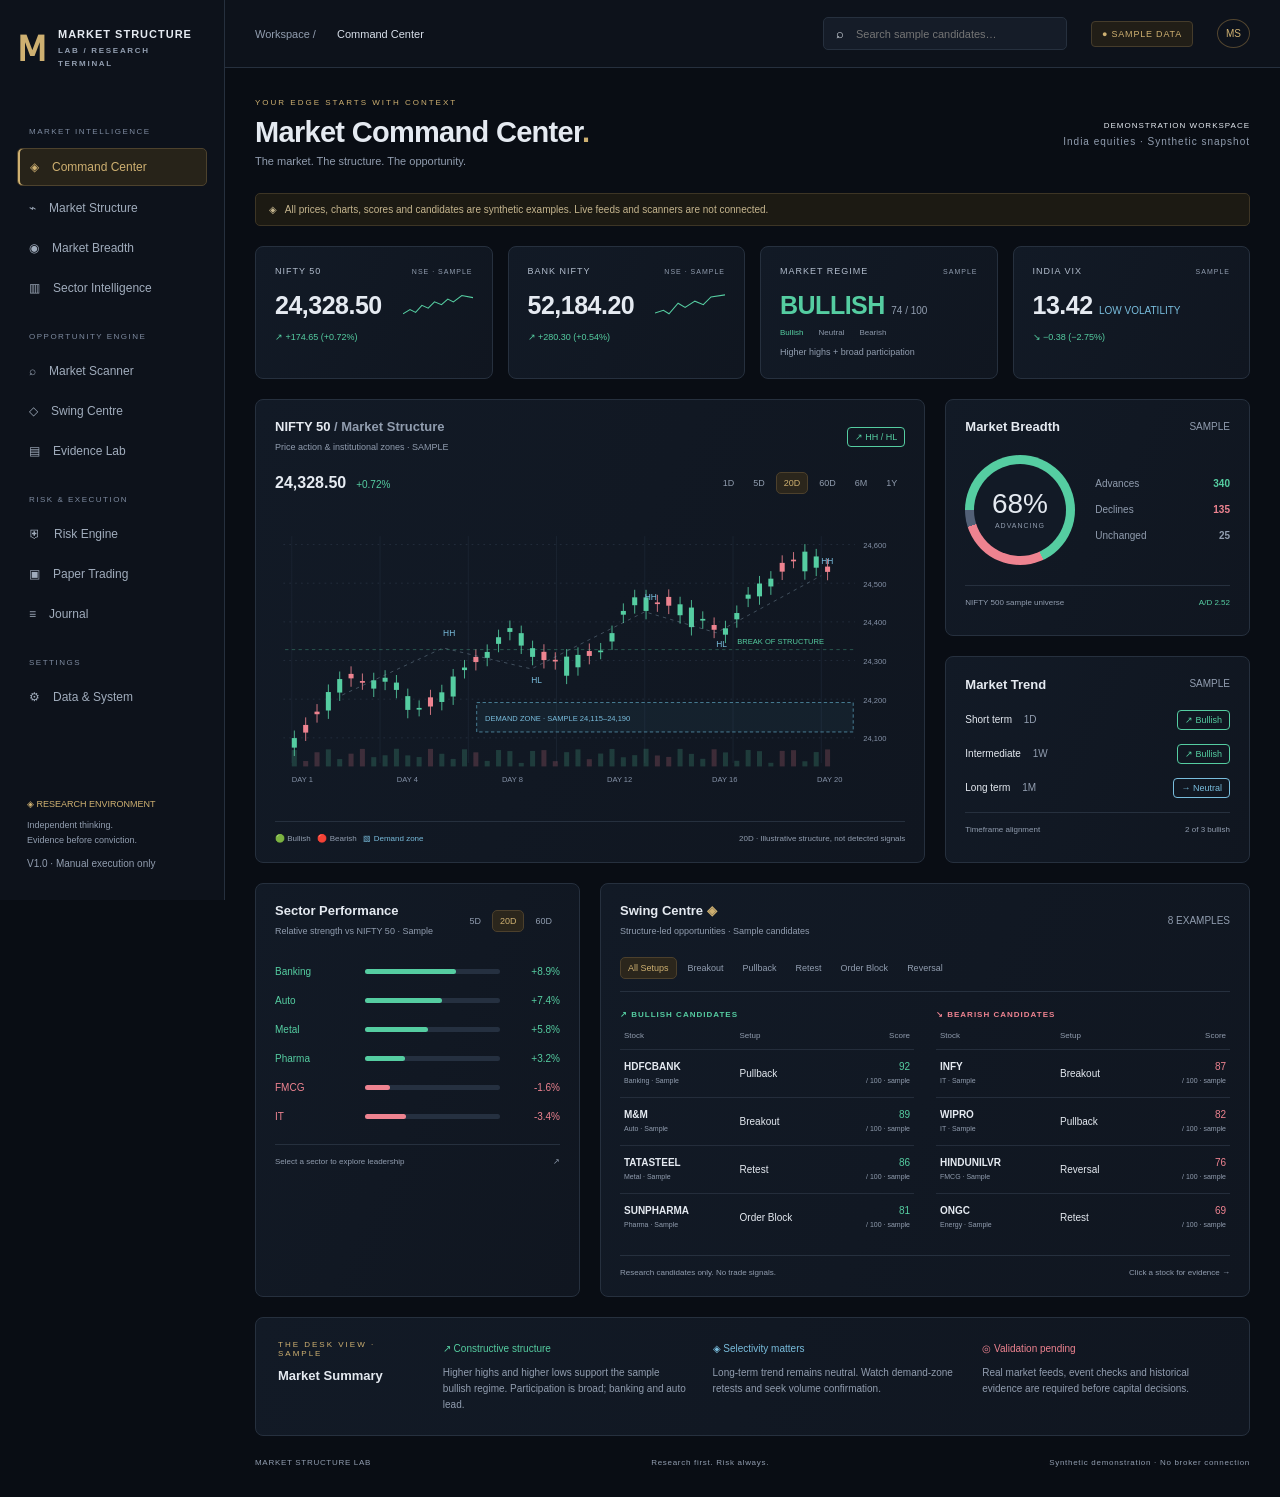
<file: index.html>
<!doctype html>
<html lang="en"><head><meta charset="utf-8"><meta name="viewport" content="width=device-width,initial-scale=1"><meta name="description" content="Market Structure Lab synthetic research terminal"><title>Market Command Center | MSL</title><link rel="stylesheet" href="styles.css"></head><body>
<aside id="sidebar"><a class="brand" href="#"><b>Ⅿ</b><span>MARKET STRUCTURE<small>LAB / RESEARCH TERMINAL</small></span></a><nav id="navigation" aria-label="Main navigation"></nav><div class="sidebar-foot"><span class="gold">◈ RESEARCH ENVIRONMENT</span><p>Independent thinking.<br>Evidence before conviction.</p><small>V1.0 · Manual execution only</small></div></aside>
<div class="shell"><header><button id="menu" aria-label="Toggle navigation" aria-expanded="false">☰</button><div class="breadcrumb">Workspace / <b>Command Center</b></div><label class="search">⌕ <input id="search" aria-label="Search sample candidates" placeholder="Search sample candidates…"></label><button id="data-status" class="sample">● SAMPLE DATA</button><span class="avatar">MS</span></header><main>
<div class="heading"><div><div class="eyebrow">YOUR EDGE STARTS WITH CONTEXT</div><h1>Market Command Center<span class="gold">.</span></h1><p>The market. The structure. The opportunity.</p></div><div class="session">DEMONSTRATION WORKSPACE<br><small>India equities · Synthetic snapshot</small></div></div>
<div class="notice">◈ &nbsp; All prices, charts, scores and candidates are synthetic examples. Live feeds and scanners are not connected.</div>
<section class="kpis" aria-label="Sample market overview"><article class="card kpi"><div class="label">NIFTY 50 <small>NSE · SAMPLE</small></div><div class="value">24,328.50 <svg class="spark" viewBox="0 0 100 35"><path d="M0 30 10 24 18 28 27 18 36 22 45 13 55 17 64 9 72 13 84 4 100 7"/></svg></div><small class="green">↗ +174.65 (+0.72%)</small></article><article class="card kpi"><div class="label">BANK NIFTY <small>NSE · SAMPLE</small></div><div class="value">52,184.20<svg class="spark" viewBox="0 0 100 35"><path d="M0 29 12 25 20 30 33 15 43 21 57 12 69 17 80 6 100 3"/></svg></div><small class="green">↗ +280.30 (+0.54%)</small></article><article class="card kpi"><div class="label">MARKET REGIME <small>SAMPLE</small></div><div class="value green">BULLISH <small>74 / 100</small></div><div class="regime-scale"><span class="green">Bullish</span><span>Neutral</span><span>Bearish</span></div><small>Higher highs + broad participation</small></article><article class="card kpi"><div class="label">INDIA VIX <small>SAMPLE</small></div><div class="value">13.42 <small class="cyan">LOW VOLATILITY</small></div><small class="green">↘ −0.38 (−2.75%)</small></article></section>
<div class="primary-grid"><section class="card" id="structure"><div class="card-head"><div><h2>NIFTY 50 <span style="color:var(--muted)">/ Market Structure</span></h2><p>Price action & institutional zones · SAMPLE</p></div><span class="badge green">↗ HH / HL</span></div><div class="chart-toolbar"><span><b>24,328.50</b><span class="green">+0.72%</span></span><div class="tabs" id="chart-periods" aria-label="Chart period"></div></div><div class="chart" id="chart"></div><div class="footnote"><span>🟢 Bullish &nbsp; 🔴 Bearish &nbsp; <span class="cyan">▧ Demand zone</span></span><span id="chart-caption"></span></div></section>
<div class="right-stack"><section class="card" id="breadth"><div class="card-head"><h2>Market Breadth</h2><small>SAMPLE</small></div><div class="breadth-main"><div class="donut"><div><b>68%</b><small>ADVANCING</small></div></div><div class="breadth-values"><p>Advances <b class="green">340</b></p><p>Declines <b class="red">135</b></p><p>Unchanged <b>25</b></p></div></div><div class="footnote">NIFTY 500 sample universe <span class="green">A/D 2.52</span></div></section><section class="card" id="trend"><div class="card-head"><h2>Market Trend</h2><small>SAMPLE</small></div><div class="trend-row"><span>Short term <small>1D</small></span><span class="badge green">↗ Bullish</span></div><div class="trend-row"><span>Intermediate <small>1W</small></span><span class="badge green">↗ Bullish</span></div><div class="trend-row"><span>Long term <small>1M</small></span><span class="badge cyan">→ Neutral</span></div><div class="footnote">Timeframe alignment <span>2 of 3 bullish</span></div></section></div></div>
<div class="secondary-grid"><section class="card" id="sectors"><div class="card-head"><div><h2>Sector Performance</h2><p>Relative strength vs NIFTY 50 · Sample</p></div><div class="tabs" id="sector-periods" aria-label="Sector period"></div></div><div id="sector-list"></div><div class="footnote">Select a sector to explore leadership <span>↗</span></div></section><section class="card" id="swing"><div class="card-head"><div><h2>Swing Centre <span class="gold">◈</span></h2><p>Structure-led opportunities · Sample candidates</p></div><small id="candidate-count"></small></div><div class="tabs setup-tabs" id="setup-filters" aria-label="Setup filter"></div><div class="candidate-grid"><div><h3 class="green">↗ BULLISH CANDIDATES</h3><div id="bullish-table"></div></div><div><h3 class="red">↘ BEARISH CANDIDATES</h3><div id="bearish-table"></div></div></div><div class="footnote">Research candidates only. No trade signals. <span>Click a stock for evidence →</span></div></section></div>
<section class="card summary" id="summary"><div><div class="eyebrow">THE DESK VIEW · SAMPLE</div><h2>Market Summary</h2></div><div><span class="green">↗ Constructive structure</span><p>Higher highs and higher lows support the sample bullish regime. Participation is broad; banking and auto lead.</p></div><div><span class="cyan">◈ Selectivity matters</span><p>Long-term trend remains neutral. Watch demand-zone retests and seek volume confirmation.</p></div><div><span class="red">◎ Validation pending</span><p>Real market feeds, event checks and historical evidence are required before capital decisions.</p></div></section><footer>MARKET STRUCTURE LAB <span>Research first. Risk always.</span><span>Synthetic demonstration · No broker connection</span></footer></main></div>
<dialog id="detail"><div class="dialog-top"><span class="sample">SYNTHETIC RESEARCH</span><button id="close-detail" aria-label="Close details">✕</button></div><div id="detail-content"></div></dialog><script src="app.js"></script></body></html>
</file>
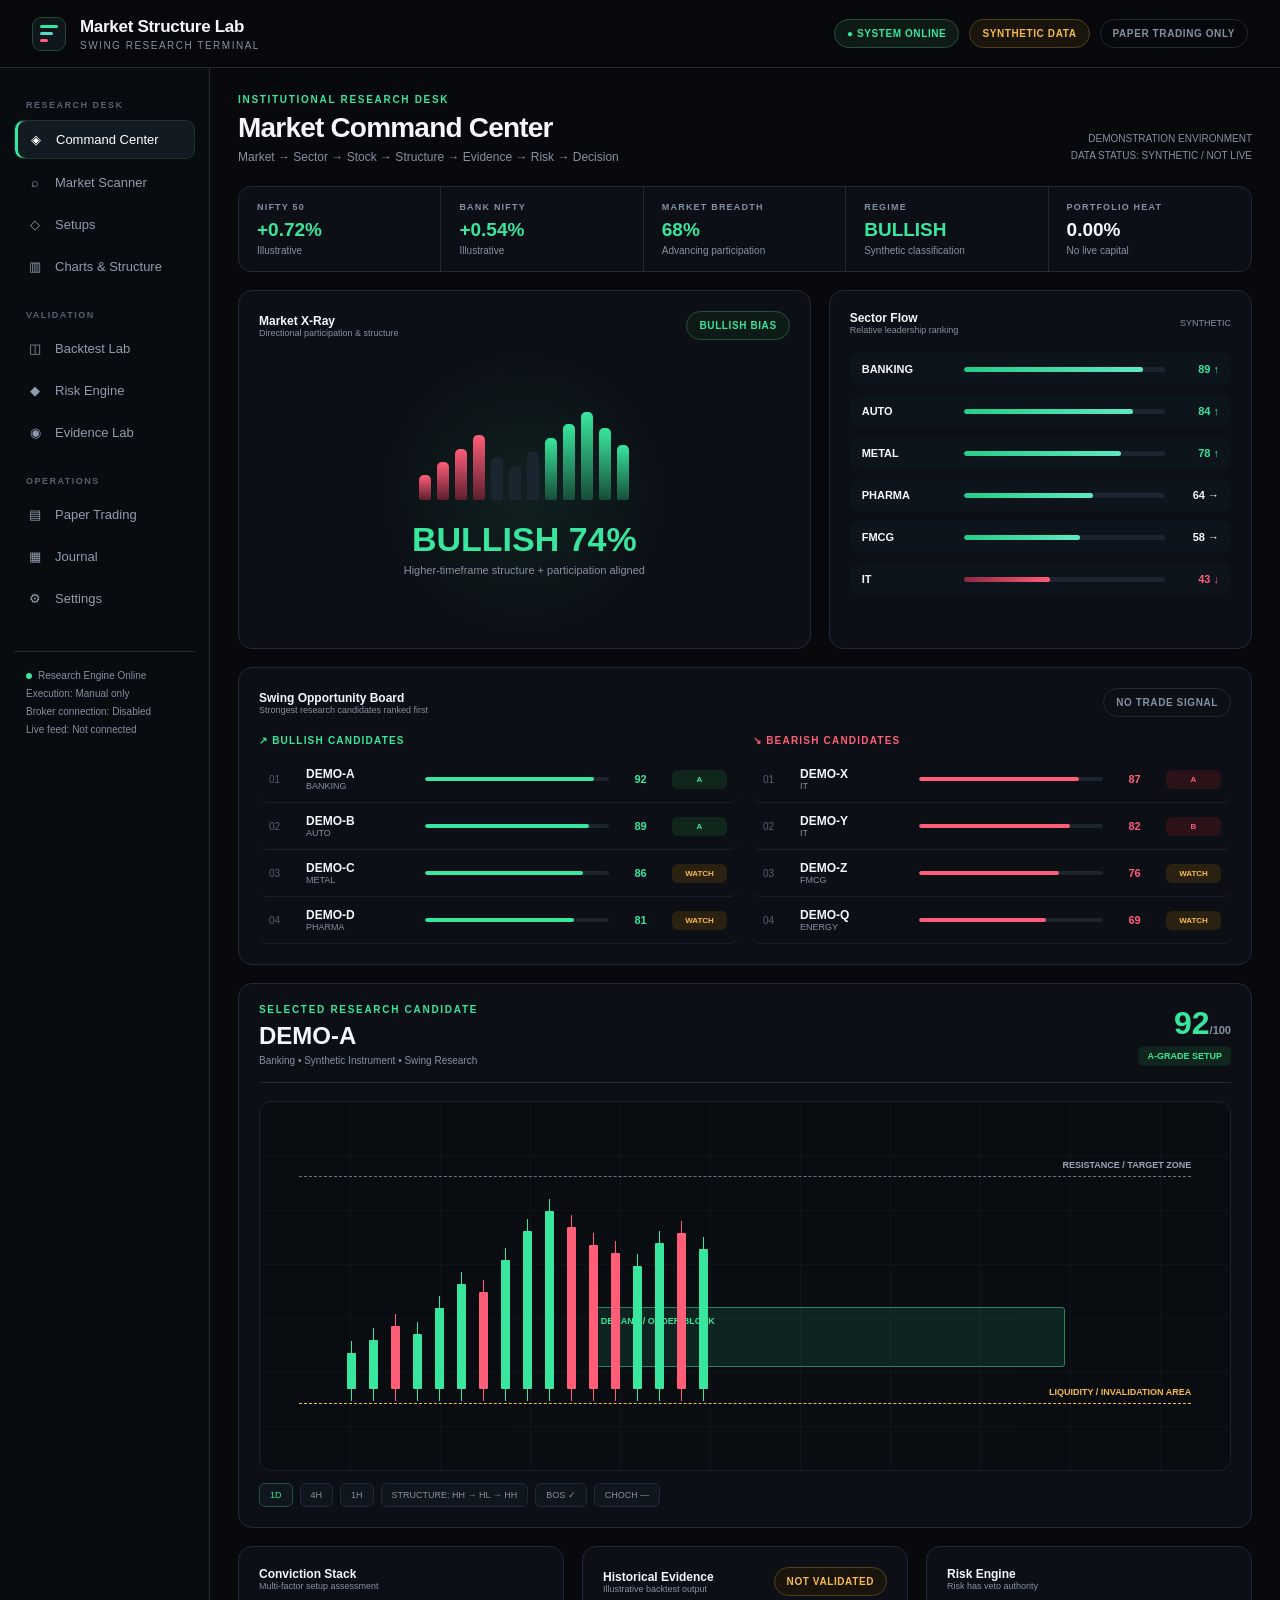
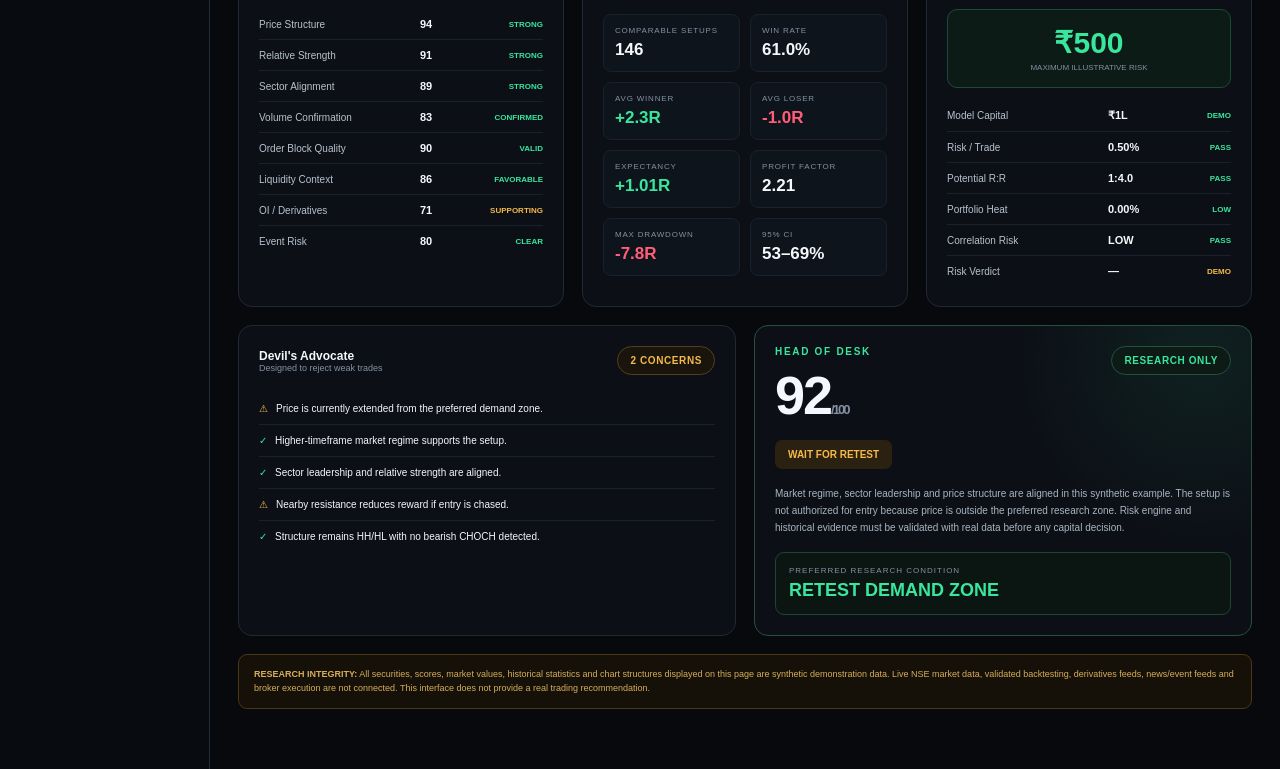
<file: legacy-research.html>
<!DOCTYPE html>
<html lang="en">
<head>
<meta charset="UTF-8">
<meta name="viewport" content="width=device-width,initial-scale=1.0">
<title>Market Structure Lab</title>

<style>
*{box-sizing:border-box;margin:0;padding:0}
:root{
  --bg:#07090d;
  --surface:#0c1016;
  --surface2:#111720;
  --surface3:#151d28;
  --border:#202936;
  --text:#f4f7fb;
  --muted:#8490a2;
  --green:#39e69d;
  --green2:#20c982;
  --red:#ff5d78;
  --amber:#f6b94b;
  --cyan:#55c8ff;
}
body{
  background:var(--bg);
  color:var(--text);
  font-family:Inter,Arial,sans-serif;
  min-height:100vh;
}
button{font:inherit}
.app{min-height:100vh}

/* HEADER */
.header{
  height:68px;
  border-bottom:1px solid var(--border);
  display:flex;
  align-items:center;
  justify-content:space-between;
  padding:0 32px;
  position:sticky;
  top:0;
  background:rgba(7,9,13,.96);
  backdrop-filter:blur(14px);
  z-index:10;
}
.brand{display:flex;align-items:center;gap:14px}
.logo{
  width:34px;height:34px;border-radius:9px;
  display:flex;flex-direction:column;
  justify-content:center;gap:4px;padding:7px;
  background:#0f171c;border:1px solid #21483a;
}
.logo span{height:3px;border-radius:5px;background:var(--green)}
.logo span:nth-child(2){width:72%;background:#58d8c7}
.logo span:nth-child(3){width:45%;background:var(--red)}
.brand-name{font-weight:800;font-size:17px;letter-spacing:-.3px}
.brand-sub{font-size:10px;color:var(--muted);letter-spacing:1.5px;margin-top:3px}

.header-right{display:flex;align-items:center;gap:10px}
.pill{
  padding:8px 12px;border-radius:999px;border:1px solid var(--border);
  font-size:10px;font-weight:800;letter-spacing:.6px;color:var(--muted)
}
.pill.green{color:var(--green);border-color:#24513f;background:#0e1a16}
.pill.amber{color:var(--amber);border-color:#55401c;background:#19150d}

/* LAYOUT */
.shell{display:grid;grid-template-columns:210px 1fr;min-height:calc(100vh - 68px)}
.sidebar{
  border-right:1px solid var(--border);
  padding:24px 14px;
  background:#080b10;
}
.nav-label{
  color:#556172;font-size:9px;font-weight:800;letter-spacing:1.5px;
  margin:8px 12px 10px
}
.nav-item{
  display:flex;align-items:center;gap:11px;
  padding:11px 12px;margin-bottom:5px;border-radius:9px;
  color:#8f9caf;font-size:13px;cursor:pointer
}
.nav-item:hover{background:#10161f;color:white}
.nav-item.active{
  background:#121b22;color:white;border:1px solid #1d342c;
  box-shadow:inset 3px 0 var(--green)
}
.nav-icon{width:18px;text-align:center}
.sidebar-bottom{
  margin-top:34px;padding:15px 12px;border-top:1px solid var(--border);
  color:var(--muted);font-size:10px;line-height:1.8
}
.dot{display:inline-block;width:6px;height:6px;border-radius:50%;margin-right:6px;background:var(--green)}

.main{padding:26px 28px 60px;max-width:1700px;width:100%;margin:auto}
.topline{display:flex;justify-content:space-between;align-items:flex-end;margin-bottom:22px}
.eyebrow{font-size:10px;color:var(--green);font-weight:800;letter-spacing:1.7px;margin-bottom:7px}
h1{font-size:28px;letter-spacing:-.8px}
.subtitle{color:var(--muted);font-size:12px;margin-top:6px}
.timestamp{text-align:right;color:var(--muted);font-size:10px;line-height:1.7}

/* MARKET STRIP */
.market-strip{
  display:grid;grid-template-columns:repeat(5,1fr);
  border:1px solid var(--border);border-radius:13px;
  background:var(--surface);overflow:hidden;margin-bottom:18px
}
.market-cell{padding:15px 18px;border-right:1px solid var(--border)}
.market-cell:last-child{border-right:0}
.label{font-size:9px;color:var(--muted);font-weight:800;letter-spacing:1.2px}
.market-value{font-size:19px;font-weight:800;margin-top:7px}
.up{color:var(--green)}
.down{color:var(--red)}
.warn{color:var(--amber)}
.small{font-size:10px;color:var(--muted);margin-top:4px}

/* CARDS */
.grid-main{display:grid;grid-template-columns:1.15fr .85fr;gap:18px;margin-bottom:18px}
.card{
  background:var(--surface);border:1px solid var(--border);
  border-radius:14px;padding:20px
}
.card-title-row{display:flex;justify-content:space-between;align-items:center;margin-bottom:18px}
.card-title{font-size:12px;font-weight:800}
.card-note{font-size:9px;color:var(--muted)}

.xray{
  min-height:270px;
  display:flex;flex-direction:column;justify-content:center;align-items:center;
  position:relative;overflow:hidden
}
.xray:before{
  content:"";position:absolute;width:300px;height:300px;border-radius:50%;
  background:radial-gradient(circle,rgba(57,230,157,.08),transparent 67%)
}
.bias-scale{display:flex;align-items:flex-end;gap:6px;height:90px;z-index:1}
.bar{width:12px;border-radius:5px 5px 2px 2px;background:#1b2530}
.bar.r{background:linear-gradient(to top,#5d1f2d,var(--red))}
.bar.g{background:linear-gradient(to top,#174d39,var(--green))}
.bias-title{font-size:34px;font-weight:900;margin-top:20px;z-index:1}
.bias-sub{color:var(--muted);font-size:11px;margin-top:5px;z-index:1}

/* SECTORS */
.sectors{display:flex;flex-direction:column;gap:10px}
.sector{
  display:grid;grid-template-columns:90px 1fr 42px;
  align-items:center;gap:12px;padding:10px 12px;
  border-radius:9px;background:#0e141c
}
.sector-name{font-size:11px;font-weight:700}
.track{height:5px;background:#1b2430;border-radius:20px;overflow:hidden}
.fill{height:100%;border-radius:20px;background:linear-gradient(90deg,#24ce87,#5fe8c3)}
.fill.red{background:linear-gradient(90deg,#8c2940,#ff5d78)}
.score{text-align:right;font-size:11px;font-weight:800}

/* OPPORTUNITY BOARD */
.board{margin-bottom:18px}
.board-grid{display:grid;grid-template-columns:1fr 1fr;gap:16px}
.side-title{font-size:10px;font-weight:900;letter-spacing:1.2px;margin-bottom:10px}
.stock-row{
  display:grid;grid-template-columns:28px 110px 1fr 45px 55px;
  gap:9px;align-items:center;padding:11px 10px;
  border-bottom:1px solid #18212c;cursor:pointer;border-radius:8px
}
.stock-row:hover{background:#101720}
.rank{color:#526071;font-size:10px}
.stock{font-size:12px;font-weight:800}
.stock-sector{font-size:9px;color:var(--muted)}
.mini-track{height:4px;background:#1b2530;border-radius:20px;overflow:hidden}
.mini-fill{height:100%;background:var(--green);border-radius:20px}
.mini-fill.red{background:var(--red)}
.grade{text-align:center;font-size:11px;font-weight:900}
.status{
  font-size:8px;font-weight:900;text-align:center;padding:5px 6px;border-radius:6px;
  background:#10251c;color:var(--green)
}
.status.red{background:#2a1218;color:var(--red)}
.status.amber{background:#2a2110;color:var(--amber)}

/* STOCK WORKSPACE */
.workspace{margin-bottom:18px}
.stock-head{
  display:flex;justify-content:space-between;align-items:center;
  padding-bottom:16px;border-bottom:1px solid var(--border)
}
.stock-name-big{font-size:24px;font-weight:900}
.stock-meta{color:var(--muted);font-size:10px;margin-top:5px}
.big-score{font-size:32px;font-weight:900;color:var(--green);text-align:right}
.big-score span{font-size:11px;color:var(--muted)}
.grade-pill{
  display:inline-block;margin-top:4px;padding:5px 9px;border-radius:6px;
  background:#10251c;color:var(--green);font-size:9px;font-weight:900
}

.chart-wrap{
  margin-top:18px;height:370px;background:#090d12;border:1px solid #18212c;
  border-radius:12px;position:relative;overflow:hidden;padding:18px
}
.chart-grid{
  position:absolute;inset:0;
  background-image:
    linear-gradient(#151c25 1px,transparent 1px),
    linear-gradient(90deg,#151c25 1px,transparent 1px);
  background-size:100% 54px,90px 100%;opacity:.55
}
.resistance,.liquidity{
  position:absolute;left:4%;right:4%;height:1px;border-top:1px dashed
}
.resistance{top:20%;border-color:#667386;color:#9aa6b6}
.liquidity{bottom:18%;border-color:var(--amber);color:var(--amber)}
.line-label{
  position:absolute;right:0;top:-17px;font-size:9px;font-weight:700
}
.ob{
  position:absolute;left:34%;right:17%;bottom:28%;height:60px;
  border:1px solid #27855f;background:rgba(57,230,157,.10);
  border-radius:3px
}
.ob-label{
  position:absolute;left:10px;top:8px;color:var(--green);
  font-size:9px;font-weight:800
}
.candles{
  position:absolute;left:9%;right:8%;bottom:22%;height:55%;
  display:flex;align-items:flex-end;gap:13px
}
.candle{width:9px;position:relative;background:var(--green);border-radius:1px}
.candle.red{background:var(--red)}
.candle:before{
  content:"";position:absolute;width:1px;background:inherit;
  left:4px;top:-12px;height:calc(100% + 24px)
}
.candle:nth-child(1){height:18%}.candle:nth-child(2){height:24%}
.candle:nth-child(3){height:31%}.candle:nth-child(4){height:27%}
.candle:nth-child(5){height:40%}.candle:nth-child(6){height:52%}
.candle:nth-child(7){height:48%}.candle:nth-child(8){height:64%}
.candle:nth-child(9){height:78%}.candle:nth-child(10){height:88%}
.candle:nth-child(11){height:80%}.candle:nth-child(12){height:71%}
.candle:nth-child(13){height:67%}.candle:nth-child(14){height:61%}
.candle:nth-child(15){height:72%}.candle:nth-child(16){height:77%}
.candle:nth-child(17){height:69%}

.timeframes{display:flex;gap:7px;margin-top:12px}
.tf{
  padding:6px 10px;background:#10161e;border:1px solid var(--border);
  border-radius:6px;font-size:9px;color:var(--muted)
}
.tf.active{color:var(--green);border-color:#24513f}

/* INTELLIGENCE */
.intel-grid{display:grid;grid-template-columns:1fr 1fr 1fr;gap:18px;margin-bottom:18px}
.metric-row{
  display:grid;grid-template-columns:1fr 45px 70px;
  gap:8px;align-items:center;padding:9px 0;border-bottom:1px solid #18212c
}
.metric-row:last-child{border-bottom:0}
.metric-name{font-size:10px;color:#b8c1ce}
.metric-num{font-size:11px;font-weight:900}
.metric-state{font-size:8px;font-weight:900;text-align:right;color:var(--green)}
.metric-state.amber{color:var(--amber)}

.evidence-grid{display:grid;grid-template-columns:1fr 1fr;gap:10px}
.ev{
  background:#0e141c;padding:11px;border-radius:8px;border:1px solid #18212c
}
.ev-label{font-size:8px;color:var(--muted);letter-spacing:.8px}
.ev-value{font-size:17px;font-weight:900;margin-top:5px}

.risk-highlight{
  padding:15px;border-radius:10px;background:#0d1b16;border:1px solid #1d4938;
  text-align:center;margin-bottom:12px
}
.risk-big{font-size:30px;font-weight:900;color:var(--green)}
.risk-caption{font-size:8px;color:var(--muted);margin-top:3px}

/* BOTTOM */
.bottom-grid{display:grid;grid-template-columns:1fr 1fr;gap:18px}
.concern{
  padding:10px 0;border-bottom:1px solid #18212c;
  font-size:10px;display:flex;gap:8px
}
.concern:last-child{border-bottom:0}
.check{color:var(--green)}
.alert{color:var(--amber)}

.desk{
  background:
  radial-gradient(circle at 90% 10%,rgba(57,230,157,.08),transparent 35%),
  var(--surface);
  border-color:#24513f
}
.desk-top{display:flex;justify-content:space-between;align-items:flex-start}
.desk-score{font-size:54px;font-weight:900;letter-spacing:-2px}
.desk-score span{font-size:13px;color:var(--muted)}
.verdict{
  margin-top:14px;display:inline-block;padding:9px 13px;border-radius:7px;
  background:#2a2110;color:var(--amber);font-size:10px;font-weight:900
}
.desk-copy{font-size:10px;color:#a9b4c2;line-height:1.7;margin-top:16px}
.zone{
  margin-top:16px;padding:13px;background:#0b1512;border:1px solid #1f4436;
  border-radius:9px
}
.zone-label{font-size:8px;color:var(--muted);letter-spacing:1px}
.zone-value{font-size:18px;font-weight:900;color:var(--green);margin-top:5px}

/* DISCLAIMER */
.disclaimer{
  margin-top:18px;border:1px solid #493718;background:#151109;
  color:#d7ad5a;padding:12px 15px;border-radius:9px;
  font-size:9px;line-height:1.6
}

@media(max-width:1100px){
  .shell{grid-template-columns:1fr}
  .sidebar{display:none}
  .grid-main,.intel-grid,.bottom-grid{grid-template-columns:1fr}
  .market-strip{grid-template-columns:repeat(2,1fr)}
}
</style>
</head>

<body>
<div class="app">

<header class="header">
  <div class="brand">
    <div class="logo"><span></span><span></span><span></span></div>
    <div>
      <div class="brand-name">Market Structure Lab</div>
      <div class="brand-sub">SWING RESEARCH TERMINAL</div>
    </div>
  </div>
  <div class="header-right">
    <div class="pill green">● SYSTEM ONLINE</div>
    <div class="pill amber">SYNTHETIC DATA</div>
    <div class="pill">PAPER TRADING ONLY</div>
  </div>
</header>

<div class="shell">

<aside class="sidebar">
  <div class="nav-label">RESEARCH DESK</div>
  <div class="nav-item active"><span class="nav-icon">◈</span>Command Center</div>
  <div class="nav-item"><span class="nav-icon">⌕</span>Market Scanner</div>
  <div class="nav-item"><span class="nav-icon">◇</span>Setups</div>
  <div class="nav-item"><span class="nav-icon">▥</span>Charts & Structure</div>

  <div class="nav-label" style="margin-top:25px">VALIDATION</div>
  <div class="nav-item"><span class="nav-icon">◫</span>Backtest Lab</div>
  <div class="nav-item"><span class="nav-icon">◆</span>Risk Engine</div>
  <div class="nav-item"><span class="nav-icon">◉</span>Evidence Lab</div>

  <div class="nav-label" style="margin-top:25px">OPERATIONS</div>
  <div class="nav-item"><span class="nav-icon">▤</span>Paper Trading</div>
  <div class="nav-item"><span class="nav-icon">▦</span>Journal</div>
  <div class="nav-item"><span class="nav-icon">⚙</span>Settings</div>

  <div class="sidebar-bottom">
    <div><span class="dot"></span>Research Engine Online</div>
    <div>Execution: Manual only</div>
    <div>Broker connection: Disabled</div>
    <div>Live feed: Not connected</div>
  </div>
</aside>

<main class="main">

<div class="topline">
  <div>
    <div class="eyebrow">INSTITUTIONAL RESEARCH DESK</div>
    <h1>Market Command Center</h1>
    <div class="subtitle">Market → Sector → Stock → Structure → Evidence → Risk → Decision</div>
  </div>
  <div class="timestamp">
    DEMONSTRATION ENVIRONMENT<br>
    DATA STATUS: SYNTHETIC / NOT LIVE
  </div>
</div>

<section class="market-strip">
  <div class="market-cell">
    <div class="label">NIFTY 50</div>
    <div class="market-value up">+0.72%</div>
    <div class="small">Illustrative</div>
  </div>
  <div class="market-cell">
    <div class="label">BANK NIFTY</div>
    <div class="market-value up">+0.54%</div>
    <div class="small">Illustrative</div>
  </div>
  <div class="market-cell">
    <div class="label">MARKET BREADTH</div>
    <div class="market-value up">68%</div>
    <div class="small">Advancing participation</div>
  </div>
  <div class="market-cell">
    <div class="label">REGIME</div>
    <div class="market-value up">BULLISH</div>
    <div class="small">Synthetic classification</div>
  </div>
  <div class="market-cell">
    <div class="label">PORTFOLIO HEAT</div>
    <div class="market-value">0.00%</div>
    <div class="small">No live capital</div>
  </div>
</section>

<div class="grid-main">

<section class="card">
  <div class="card-title-row">
    <div>
      <div class="card-title">Market X-Ray</div>
      <div class="card-note">Directional participation & structure</div>
    </div>
    <div class="pill green">BULLISH BIAS</div>
  </div>

  <div class="xray">
    <div class="bias-scale">
      <div class="bar r" style="height:25px"></div>
      <div class="bar r" style="height:38px"></div>
      <div class="bar r" style="height:51px"></div>
      <div class="bar r" style="height:65px"></div>
      <div class="bar" style="height:43px"></div>
      <div class="bar" style="height:34px"></div>
      <div class="bar" style="height:48px"></div>
      <div class="bar g" style="height:62px"></div>
      <div class="bar g" style="height:76px"></div>
      <div class="bar g" style="height:88px"></div>
      <div class="bar g" style="height:72px"></div>
      <div class="bar g" style="height:55px"></div>
    </div>
    <div class="bias-title up">BULLISH 74%</div>
    <div class="bias-sub">Higher-timeframe structure + participation aligned</div>
  </div>
</section>

<section class="card">
  <div class="card-title-row">
    <div>
      <div class="card-title">Sector Flow</div>
      <div class="card-note">Relative leadership ranking</div>
    </div>
    <div class="card-note">SYNTHETIC</div>
  </div>

  <div class="sectors">
    <div class="sector">
      <div class="sector-name">BANKING</div>
      <div class="track"><div class="fill" style="width:89%"></div></div>
      <div class="score up">89 ↑</div>
    </div>
    <div class="sector">
      <div class="sector-name">AUTO</div>
      <div class="track"><div class="fill" style="width:84%"></div></div>
      <div class="score up">84 ↑</div>
    </div>
    <div class="sector">
      <div class="sector-name">METAL</div>
      <div class="track"><div class="fill" style="width:78%"></div></div>
      <div class="score up">78 ↑</div>
    </div>
    <div class="sector">
      <div class="sector-name">PHARMA</div>
      <div class="track"><div class="fill" style="width:64%"></div></div>
      <div class="score">64 →</div>
    </div>
    <div class="sector">
      <div class="sector-name">FMCG</div>
      <div class="track"><div class="fill" style="width:58%"></div></div>
      <div class="score">58 →</div>
    </div>
    <div class="sector">
      <div class="sector-name">IT</div>
      <div class="track"><div class="fill red" style="width:43%"></div></div>
      <div class="score down">43 ↓</div>
    </div>
  </div>
</section>

</div>

<section class="card board">
  <div class="card-title-row">
    <div>
      <div class="card-title">Swing Opportunity Board</div>
      <div class="card-note">Strongest research candidates ranked first</div>
    </div>
    <div class="pill">NO TRADE SIGNAL</div>
  </div>

  <div class="board-grid">

    <div>
      <div class="side-title up">↗ BULLISH CANDIDATES</div>

      <div class="stock-row">
        <div class="rank">01</div>
        <div><div class="stock">DEMO-A</div><div class="stock-sector">BANKING</div></div>
        <div class="mini-track"><div class="mini-fill" style="width:92%"></div></div>
        <div class="grade up">92</div>
        <div class="status">A</div>
      </div>

      <div class="stock-row">
        <div class="rank">02</div>
        <div><div class="stock">DEMO-B</div><div class="stock-sector">AUTO</div></div>
        <div class="mini-track"><div class="mini-fill" style="width:89%"></div></div>
        <div class="grade up">89</div>
        <div class="status">A</div>
      </div>

      <div class="stock-row">
        <div class="rank">03</div>
        <div><div class="stock">DEMO-C</div><div class="stock-sector">METAL</div></div>
        <div class="mini-track"><div class="mini-fill" style="width:86%"></div></div>
        <div class="grade up">86</div>
        <div class="status amber">WATCH</div>
      </div>

      <div class="stock-row">
        <div class="rank">04</div>
        <div><div class="stock">DEMO-D</div><div class="stock-sector">PHARMA</div></div>
        <div class="mini-track"><div class="mini-fill" style="width:81%"></div></div>
        <div class="grade up">81</div>
        <div class="status amber">WATCH</div>
      </div>
    </div>

    <div>
      <div class="side-title down">↘ BEARISH CANDIDATES</div>

      <div class="stock-row">
        <div class="rank">01</div>
        <div><div class="stock">DEMO-X</div><div class="stock-sector">IT</div></div>
        <div class="mini-track"><div class="mini-fill red" style="width:87%"></div></div>
        <div class="grade down">87</div>
        <div class="status red">A</div>
      </div>

      <div class="stock-row">
        <div class="rank">02</div>
        <div><div class="stock">DEMO-Y</div><div class="stock-sector">IT</div></div>
        <div class="mini-track"><div class="mini-fill red" style="width:82%"></div></div>
        <div class="grade down">82</div>
        <div class="status red">B</div>
      </div>

      <div class="stock-row">
        <div class="rank">03</div>
        <div><div class="stock">DEMO-Z</div><div class="stock-sector">FMCG</div></div>
        <div class="mini-track"><div class="mini-fill red" style="width:76%"></div></div>
        <div class="grade down">76</div>
        <div class="status amber">WATCH</div>
      </div>

      <div class="stock-row">
        <div class="rank">04</div>
        <div><div class="stock">DEMO-Q</div><div class="stock-sector">ENERGY</div></div>
        <div class="mini-track"><div class="mini-fill red" style="width:69%"></div></div>
        <div class="grade down">69</div>
        <div class="status amber">WATCH</div>
      </div>
    </div>

  </div>
</section>

<section class="card workspace">
  <div class="stock-head">
    <div>
      <div class="eyebrow">SELECTED RESEARCH CANDIDATE</div>
      <div class="stock-name-big">DEMO-A</div>
      <div class="stock-meta">Banking • Synthetic Instrument • Swing Research</div>
    </div>
    <div>
      <div class="big-score">92<span>/100</span></div>
      <div class="grade-pill">A-GRADE SETUP</div>
    </div>
  </div>

  <div class="chart-wrap">
    <div class="chart-grid"></div>

    <div class="resistance">
      <div class="line-label">RESISTANCE / TARGET ZONE</div>
    </div>

    <div class="liquidity">
      <div class="line-label">LIQUIDITY / INVALIDATION AREA</div>
    </div>

    <div class="ob">
      <div class="ob-label">DEMAND / ORDER BLOCK</div>
    </div>

    <div class="candles">
      <div class="candle"></div>
      <div class="candle"></div>
      <div class="candle red"></div>
      <div class="candle"></div>
      <div class="candle"></div>
      <div class="candle"></div>
      <div class="candle red"></div>
      <div class="candle"></div>
      <div class="candle"></div>
      <div class="candle"></div>
      <div class="candle red"></div>
      <div class="candle red"></div>
      <div class="candle red"></div>
      <div class="candle"></div>
      <div class="candle"></div>
      <div class="candle red"></div>
      <div class="candle"></div>
    </div>
  </div>

  <div class="timeframes">
    <div class="tf active">1D</div>
    <div class="tf">4H</div>
    <div class="tf">1H</div>
    <div class="tf">STRUCTURE: HH → HL → HH</div>
    <div class="tf">BOS ✓</div>
    <div class="tf">CHOCH —</div>
  </div>
</section>

<div class="intel-grid">

<section class="card">
  <div class="card-title-row">
    <div>
      <div class="card-title">Conviction Stack</div>
      <div class="card-note">Multi-factor setup assessment</div>
    </div>
  </div>

  <div class="metric-row"><div class="metric-name">Price Structure</div><div class="metric-num">94</div><div class="metric-state">STRONG</div></div>
  <div class="metric-row"><div class="metric-name">Relative Strength</div><div class="metric-num">91</div><div class="metric-state">STRONG</div></div>
  <div class="metric-row"><div class="metric-name">Sector Alignment</div><div class="metric-num">89</div><div class="metric-state">STRONG</div></div>
  <div class="metric-row"><div class="metric-name">Volume Confirmation</div><div class="metric-num">83</div><div class="metric-state">CONFIRMED</div></div>
  <div class="metric-row"><div class="metric-name">Order Block Quality</div><div class="metric-num">90</div><div class="metric-state">VALID</div></div>
  <div class="metric-row"><div class="metric-name">Liquidity Context</div><div class="metric-num">86</div><div class="metric-state">FAVORABLE</div></div>
  <div class="metric-row"><div class="metric-name">OI / Derivatives</div><div class="metric-num">71</div><div class="metric-state amber">SUPPORTING</div></div>
  <div class="metric-row"><div class="metric-name">Event Risk</div><div class="metric-num">80</div><div class="metric-state">CLEAR</div></div>
</section>

<section class="card">
  <div class="card-title-row">
    <div>
      <div class="card-title">Historical Evidence</div>
      <div class="card-note">Illustrative backtest output</div>
    </div>
    <div class="pill amber">NOT VALIDATED</div>
  </div>

  <div class="evidence-grid">
    <div class="ev"><div class="ev-label">COMPARABLE SETUPS</div><div class="ev-value">146</div></div>
    <div class="ev"><div class="ev-label">WIN RATE</div><div class="ev-value">61.0%</div></div>
    <div class="ev"><div class="ev-label">AVG WINNER</div><div class="ev-value up">+2.3R</div></div>
    <div class="ev"><div class="ev-label">AVG LOSER</div><div class="ev-value down">-1.0R</div></div>
    <div class="ev"><div class="ev-label">EXPECTANCY</div><div class="ev-value up">+1.01R</div></div>
    <div class="ev"><div class="ev-label">PROFIT FACTOR</div><div class="ev-value">2.21</div></div>
    <div class="ev"><div class="ev-label">MAX DRAWDOWN</div><div class="ev-value down">-7.8R</div></div>
    <div class="ev"><div class="ev-label">95% CI</div><div class="ev-value">53–69%</div></div>
  </div>
</section>

<section class="card">
  <div class="card-title-row">
    <div>
      <div class="card-title">Risk Engine</div>
      <div class="card-note">Risk has veto authority</div>
    </div>
  </div>

  <div class="risk-highlight">
    <div class="risk-big">₹500</div>
    <div class="risk-caption">MAXIMUM ILLUSTRATIVE RISK</div>
  </div>

  <div class="metric-row"><div class="metric-name">Model Capital</div><div class="metric-num">₹1L</div><div class="metric-state">DEMO</div></div>
  <div class="metric-row"><div class="metric-name">Risk / Trade</div><div class="metric-num">0.50%</div><div class="metric-state">PASS</div></div>
  <div class="metric-row"><div class="metric-name">Potential R:R</div><div class="metric-num">1:4.0</div><div class="metric-state">PASS</div></div>
  <div class="metric-row"><div class="metric-name">Portfolio Heat</div><div class="metric-num">0.00%</div><div class="metric-state">LOW</div></div>
  <div class="metric-row"><div class="metric-name">Correlation Risk</div><div class="metric-num">LOW</div><div class="metric-state">PASS</div></div>
  <div class="metric-row"><div class="metric-name">Risk Verdict</div><div class="metric-num">—</div><div class="metric-state amber">DEMO</div></div>
</section>

</div>

<div class="bottom-grid">

<section class="card">
  <div class="card-title-row">
    <div>
      <div class="card-title">Devil's Advocate</div>
      <div class="card-note">Designed to reject weak trades</div>
    </div>
    <div class="pill amber">2 CONCERNS</div>
  </div>

  <div class="concern"><span class="alert">⚠</span><span>Price is currently extended from the preferred demand zone.</span></div>
  <div class="concern"><span class="check">✓</span><span>Higher-timeframe market regime supports the setup.</span></div>
  <div class="concern"><span class="check">✓</span><span>Sector leadership and relative strength are aligned.</span></div>
  <div class="concern"><span class="alert">⚠</span><span>Nearby resistance reduces reward if entry is chased.</span></div>
  <div class="concern"><span class="check">✓</span><span>Structure remains HH/HL with no bearish CHOCH detected.</span></div>
</section>

<section class="card desk">
  <div class="desk-top">
    <div>
      <div class="eyebrow">HEAD OF DESK</div>
      <div class="desk-score">92<span>/100</span></div>
      <div class="verdict">WAIT FOR RETEST</div>
    </div>
    <div class="pill green">RESEARCH ONLY</div>
  </div>

  <div class="desk-copy">
    Market regime, sector leadership and price structure are aligned in this synthetic example.
    The setup is not authorized for entry because price is outside the preferred research zone.
    Risk engine and historical evidence must be validated with real data before any capital decision.
  </div>

  <div class="zone">
    <div class="zone-label">PREFERRED RESEARCH CONDITION</div>
    <div class="zone-value">RETEST DEMAND ZONE</div>
  </div>
</section>

</div>

<div class="disclaimer">
  <strong>RESEARCH INTEGRITY:</strong>
  All securities, scores, market values, historical statistics and chart structures displayed on this page are synthetic demonstration data.
  Live NSE market data, validated backtesting, derivatives feeds, news/event feeds and broker execution are not connected.
  This interface does not provide a real trading recommendation.
</div>

</main>
</div>
</div>

<script>
document.querySelectorAll('.nav-item').forEach(item=>{
  item.addEventListener('click',()=>{
    document.querySelectorAll('.nav-item').forEach(x=>x.classList.remove('active'));
    item.classList.add('active');
  });
});

document.querySelectorAll('.stock-row').forEach(row=>{
  row.addEventListener('click',()=>{
    document.querySelectorAll('.stock-row').forEach(x=>x.style.background='');
    row.style.background='#121b22';
  });
});

document.querySelectorAll('.tf').forEach(tf=>{
  tf.addEventListener('click',()=>{
    if(['1D','4H','1H'].includes(tf.textContent)){
      document.querySelectorAll('.tf').forEach(x=>{
        if(['1D','4H','1H'].includes(x.textContent)) x.classList.remove('active');
      });
      tf.classList.add('active');
    }
  });
});
</script>

</body>
</html>
</file>
<file: styles.css>
:root{color-scheme:dark;--bg:#090d14;--panel:#111722;--line:#26303e;--muted:#919daf;--gold:#ceb071;--green:#55cda1;--red:#ee8390;--cyan:#79bddd}*{box-sizing:border-box}body{margin:0;background:var(--bg);color:#e5eaf1;font:13px 'Segoe UI',Arial,sans-serif}button,input{font:inherit}button,a{color:inherit;cursor:pointer}button{background:transparent;border:1px solid var(--line);border-radius:5px;padding:7px 10px}button:hover,a:hover{background:#202937}button:focus-visible,a:focus-visible,input:focus-visible{outline:2px solid var(--gold);outline-offset:3px}a{text-decoration:none}p,small{color:var(--muted);line-height:1.6}small{font-size:10px}.green{color:var(--green)}.red{color:var(--red)}.cyan{color:var(--cyan)}.gold{color:var(--gold)}aside{position:fixed;inset:0 auto 0 0;width:225px;background:#0d121b;border-right:1px solid var(--line);padding:28px 17px;display:flex;flex-direction:column;z-index:30}.brand{display:flex;gap:11px;align-items:center;font-size:11px;letter-spacing:1px;font-weight:600}.brand b{font-size:34px;color:var(--gold)}.brand small{display:block;font-size:8px;letter-spacing:1.7px;margin-top:5px}nav{margin-top:30px}.nav-label{font-size:8px;letter-spacing:1.5px;color:#7e8ba0;margin:26px 12px 12px}.nav-link{display:flex;gap:13px;padding:11px 12px;margin:4px 0;font-size:12px;color:#a0acbc;border-radius:5px}.nav-link.active{background:#272319;border:1px solid #4d422d;color:var(--gold);box-shadow:inset 2px 0 var(--gold)}.sidebar-foot{margin-top:auto;padding:30px 10px 0;font-size:9px}.shell{margin-left:225px}header{height:68px;padding:0 30px;border-bottom:1px solid var(--line);display:flex;align-items:center;gap:24px;background:#0d121b;position:sticky;top:0;z-index:20}.breadcrumb{font-size:11px;color:var(--muted)}.breadcrumb b{color:#d9e0eb;font-weight:500;margin-left:18px}.search{margin-left:auto;border:1px solid var(--line);background:#151c28;border-radius:5px;padding:8px 12px;display:flex;gap:10px}.search input{background:transparent;border:0;color:#e5eaf1;width:200px;font-size:11px}.sample{color:var(--gold);font-size:9px;letter-spacing:.8px;background:#211e17;border:1px solid #453c2b;padding:7px 10px;border-radius:4px}.avatar{border:1px solid #52452f;border-radius:50%;padding:8px;color:var(--gold);font-size:10px}#menu{display:none}main{padding:30px;max-width:1800px;margin:auto}.heading{display:flex;justify-content:space-between;align-items:center;margin-bottom:22px}.eyebrow{font-size:8px;letter-spacing:2px;color:var(--gold)}h1{font-size:29px;letter-spacing:-.7px;font-weight:600;margin:9px 0 4px}.heading p{font-size:11px;margin:0}.session{text-align:right;font-size:8px;letter-spacing:1px;line-height:2}.notice{background:#1c1a13;border:1px solid #3d3525;color:#c5b58e;border-radius:5px;padding:10px 13px;font-size:10px;margin-bottom:20px}.kpis{display:grid;grid-template-columns:repeat(4,minmax(0,1fr));gap:15px;margin-bottom:20px}.card{background:linear-gradient(115deg,#121a26,#101620);border:1px solid var(--line);border-radius:8px;padding:19px;min-width:0}.label{font-size:9px;letter-spacing:1px;color:#b2bdcd}.label small{float:right;font-size:7px}.value{font-size:25px;font-weight:600;margin:15px 0 8px;letter-spacing:-.5px;font-variant-numeric:tabular-nums}.value small{font-weight:400;letter-spacing:0}.kpi>small{font-size:9px}.spark{width:70px;height:28px;float:right;fill:none;stroke:var(--green);stroke-width:1.5}.regime-scale{display:flex;gap:15px;font-size:8px;color:#8b97a9;margin-bottom:6px}.primary-grid{display:grid;grid-template-columns:minmax(0,2.2fr) minmax(270px,1fr);gap:20px}.card-head{display:flex;align-items:center;justify-content:space-between;gap:12px;margin-bottom:18px}h2{font-size:13px;font-weight:600;margin:0}.card-head p{font-size:9px;margin:6px 0 0}.badge{font-size:9px;border:1px solid currentColor;padding:4px 7px;border-radius:4px;white-space:nowrap}.tabs{display:flex;gap:3px}.tabs button{border-color:transparent;color:var(--muted);font-size:9px;padding:5px 7px;white-space:nowrap}.tabs button[aria-pressed=true]{background:#2b261c;border-color:#4c402c;color:var(--gold)}.chart-toolbar{display:flex;justify-content:space-between;gap:10px;align-items:center;font-size:10px}.chart-toolbar b{font-size:16px;margin-right:10px}.chart svg{width:100%;height:300px;display:block;margin-top:14px}.footnote{border-top:1px solid var(--line);margin-top:13px;padding-top:12px;display:flex;justify-content:space-between;gap:10px;font-size:8px;color:var(--muted)}.right-stack{display:grid;gap:20px}.breadth-main{display:flex;justify-content:space-around;align-items:center;gap:20px;margin:20px 0}.donut{width:110px;height:110px;border-radius:50%;padding:9px;background:conic-gradient(var(--green) 0 68%,var(--red) 68% 95%,#526076 95%);transform:rotate(-90deg);flex-shrink:0}.donut>div{height:100%;border-radius:50%;background:#121a26;display:flex;flex-direction:column;align-items:center;justify-content:center;transform:rotate(90deg)}.donut b{font-size:28px;font-weight:500}.donut small{font-size:7px;letter-spacing:1px}.breadth-values{flex:1;font-size:10px;max-width:160px}.breadth-values p{display:flex;justify-content:space-between}.trend-row{display:flex;justify-content:space-between;align-items:center;margin:14px 0;font-size:10px}.trend-row small{margin-left:9px}.secondary-grid{display:grid;grid-template-columns:minmax(280px,1fr) minmax(0,2fr);gap:20px;margin-top:20px}.sector-row{width:100%;border:0;display:grid;grid-template-columns:78px 1fr 48px;gap:12px;align-items:center;padding:9px 0;text-align:left;font-size:10px}.sector-row strong{text-align:right;font-weight:500}.track{height:5px;background:#253040;border-radius:4px}.fill{height:100%;background:var(--green);border-radius:4px}.red .fill{background:var(--red)}.setup-tabs{padding-bottom:12px;border-bottom:1px solid var(--line);overflow:auto}.candidate-grid{display:grid;grid-template-columns:1fr 1fr;gap:22px}h3{font-size:8px;letter-spacing:1px;font-weight:600;margin:18px 0 12px}table{width:100%;border-collapse:collapse;text-align:left;font-size:10px}th{font-size:8px;color:var(--muted);font-weight:400;padding:0 4px 9px}td{border-top:1px solid #242d3b;padding:11px 4px;white-space:nowrap}td button{border:0;padding:0;font-weight:600;font-size:10px}td small{display:block;font-size:7px;margin-top:3px}td:last-child,th:last-child{text-align:right}.empty{padding:25px 0;color:var(--muted);font-size:11px}.summary{display:grid;grid-template-columns:.8fr 1.4fr 1.4fr 1.4fr;gap:25px;margin-top:20px;padding:22px}.summary h2{margin-top:10px}.summary span{font-size:10px}.summary p{font-size:10px;margin-bottom:0}footer{display:flex;justify-content:space-between;gap:15px;padding-top:22px;font-size:8px;color:var(--muted);letter-spacing:.7px}dialog{width:min(760px,calc(100% - 32px));max-height:85vh;overflow:auto;padding:25px;background:#131b28;color:#e5eaf1;border:1px solid #3b485b;border-radius:10px;box-shadow:0 30px 100px #0009}dialog::backdrop{background:#03060bd0;backdrop-filter:blur(5px)}.dialog-top{display:flex;justify-content:space-between;margin-bottom:23px;align-items:center}dialog h2{font-size:24px}dialog h3{font-size:11px;color:var(--cyan);margin-top:24px}dialog p{font-size:12px}.detail-grid{display:grid;grid-template-columns:1fr 1fr;gap:12px}.detail-cell{background:#0c121d;padding:14px;border:1px solid var(--line);border-radius:6px}.detail-cell h3{margin-top:0}.detail-cell p{margin-bottom:0}.sector-chart{width:100%;height:170px}html{scroll-behavior:smooth;scroll-padding-top:90px}
@media(max-width:1250px){aside{width:200px;padding:25px 10px}.shell{margin-left:200px}main{padding:22px}.kpis{gap:10px}.value{font-size:20px}.spark{width:40px}.secondary-grid{grid-template-columns:1fr}.summary{grid-template-columns:1fr 1fr}.search input{width:150px}.label small{display:none}header{gap:15px;padding:0 22px}}
@media(max-width:950px){aside{display:none;top:68px;width:225px}aside.open{display:flex}.shell{margin-left:0}#menu{display:block}.breadcrumb{display:none}.search{margin-left:0;flex:1}.search input{width:100%}.kpis{grid-template-columns:repeat(2,1fr)}.primary-grid{grid-template-columns:minmax(0,1.8fr) minmax(240px,1fr)}.value{font-size:24px}.spark{width:70px}}
@media(max-width:700px){main{padding:18px 14px}h1{font-size:23px}.session{display:none}.notice{font-size:9px;line-height:1.6}.primary-grid{grid-template-columns:1fr}.right-stack{grid-template-columns:1fr 1fr;gap:12px}.card{padding:14px}.breadth-main{flex-direction:column;margin:12px 0;gap:8px}.breadth-values{width:100%;max-width:100%}.trend-row{flex-wrap:wrap;gap:7px}.chart-toolbar{align-items:flex-start;flex-direction:column}.chart svg{height:245px}.footnote{flex-wrap:wrap;line-height:1.7}.candidate-grid{grid-template-columns:1fr;gap:0}.summary{grid-template-columns:1fr;gap:20px}.value{font-size:20px}.spark{width:38px}.label{font-size:8px}.value small{font-size:8px}header{gap:10px;padding:0 14px}.search{min-width:0}.search input{min-width:0;font-size:10px}.avatar{display:none}header .sample{font-size:7px;padding:7px}.card-head{gap:5px}h2{font-size:12px}footer{flex-wrap:wrap;font-size:7px}.detail-grid{grid-template-columns:1fr}}

aside{overflow-y:auto}dialog{overscroll-behavior:contain}@media(max-width:700px){.chart svg{height:auto;aspect-ratio:750/320}.notice{overflow-wrap:anywhere}}
@media(prefers-reduced-motion:reduce){html{scroll-behavior:auto}}
</file>
